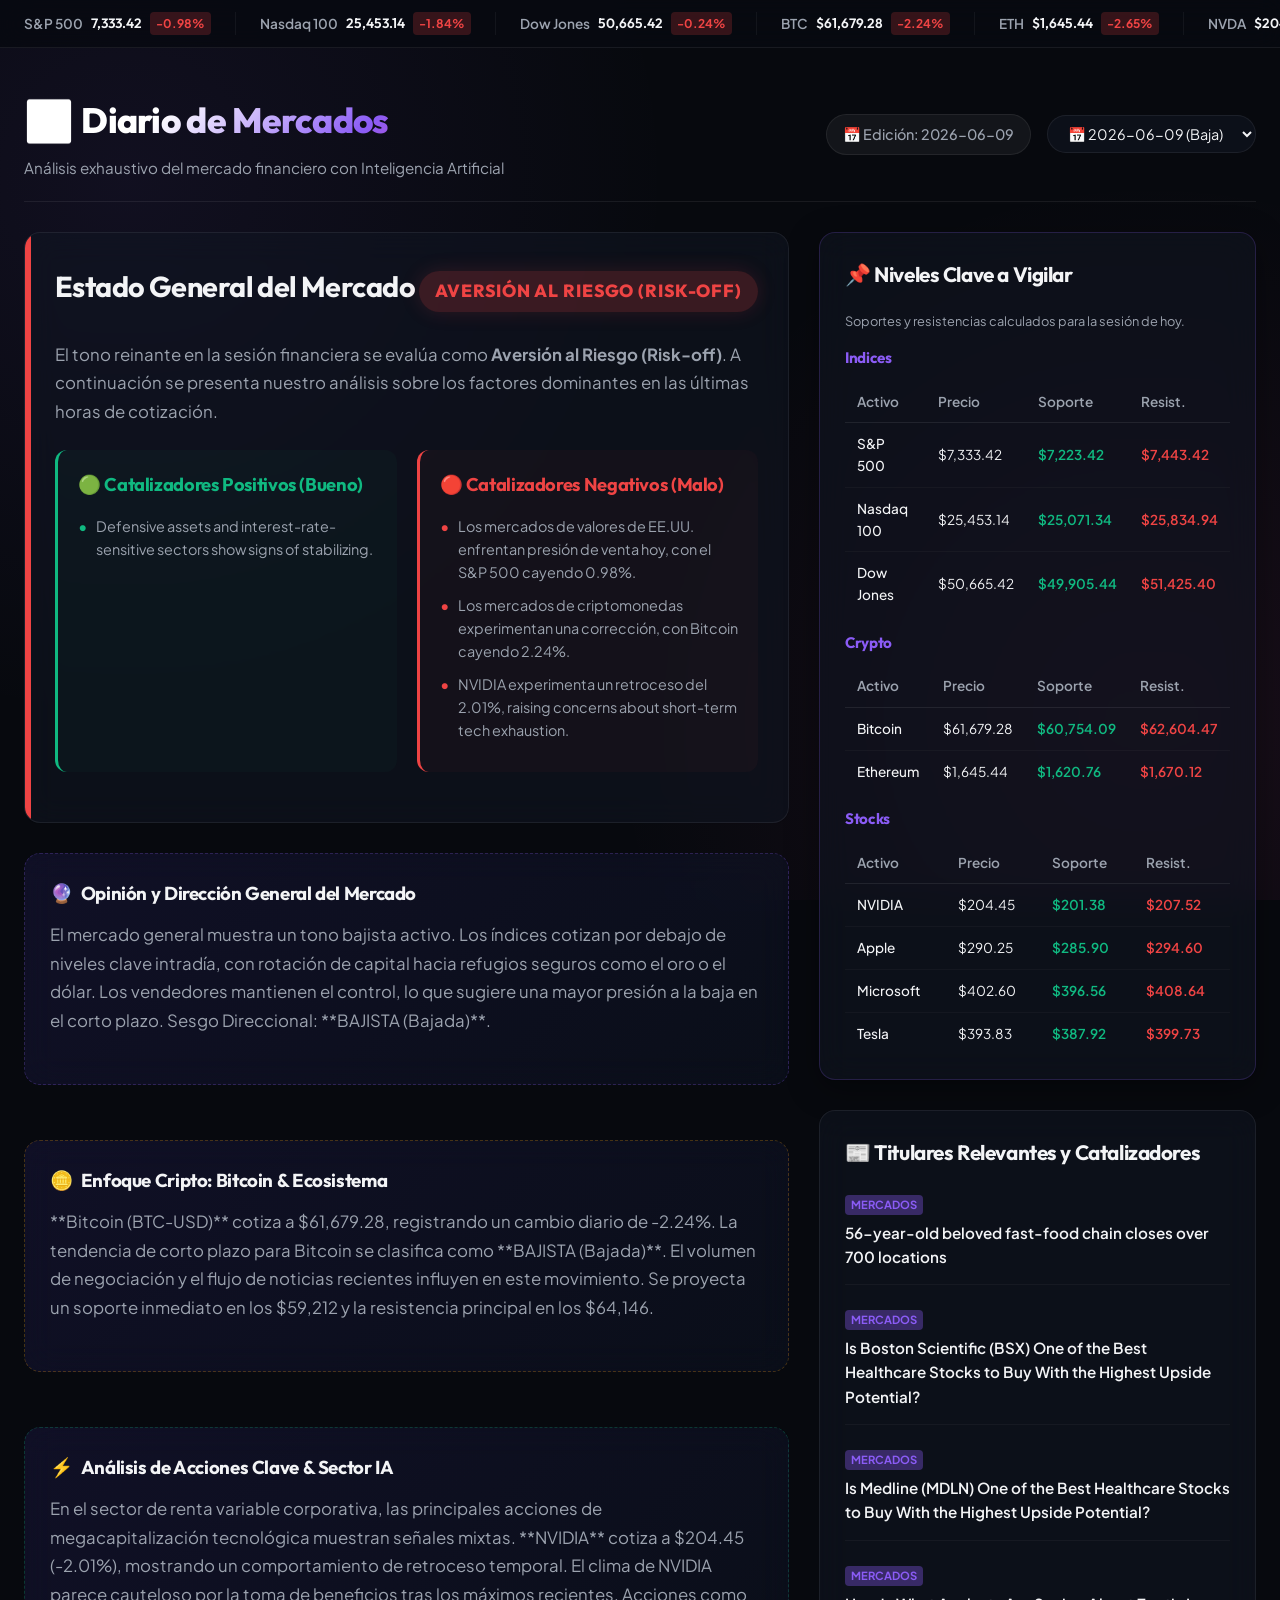
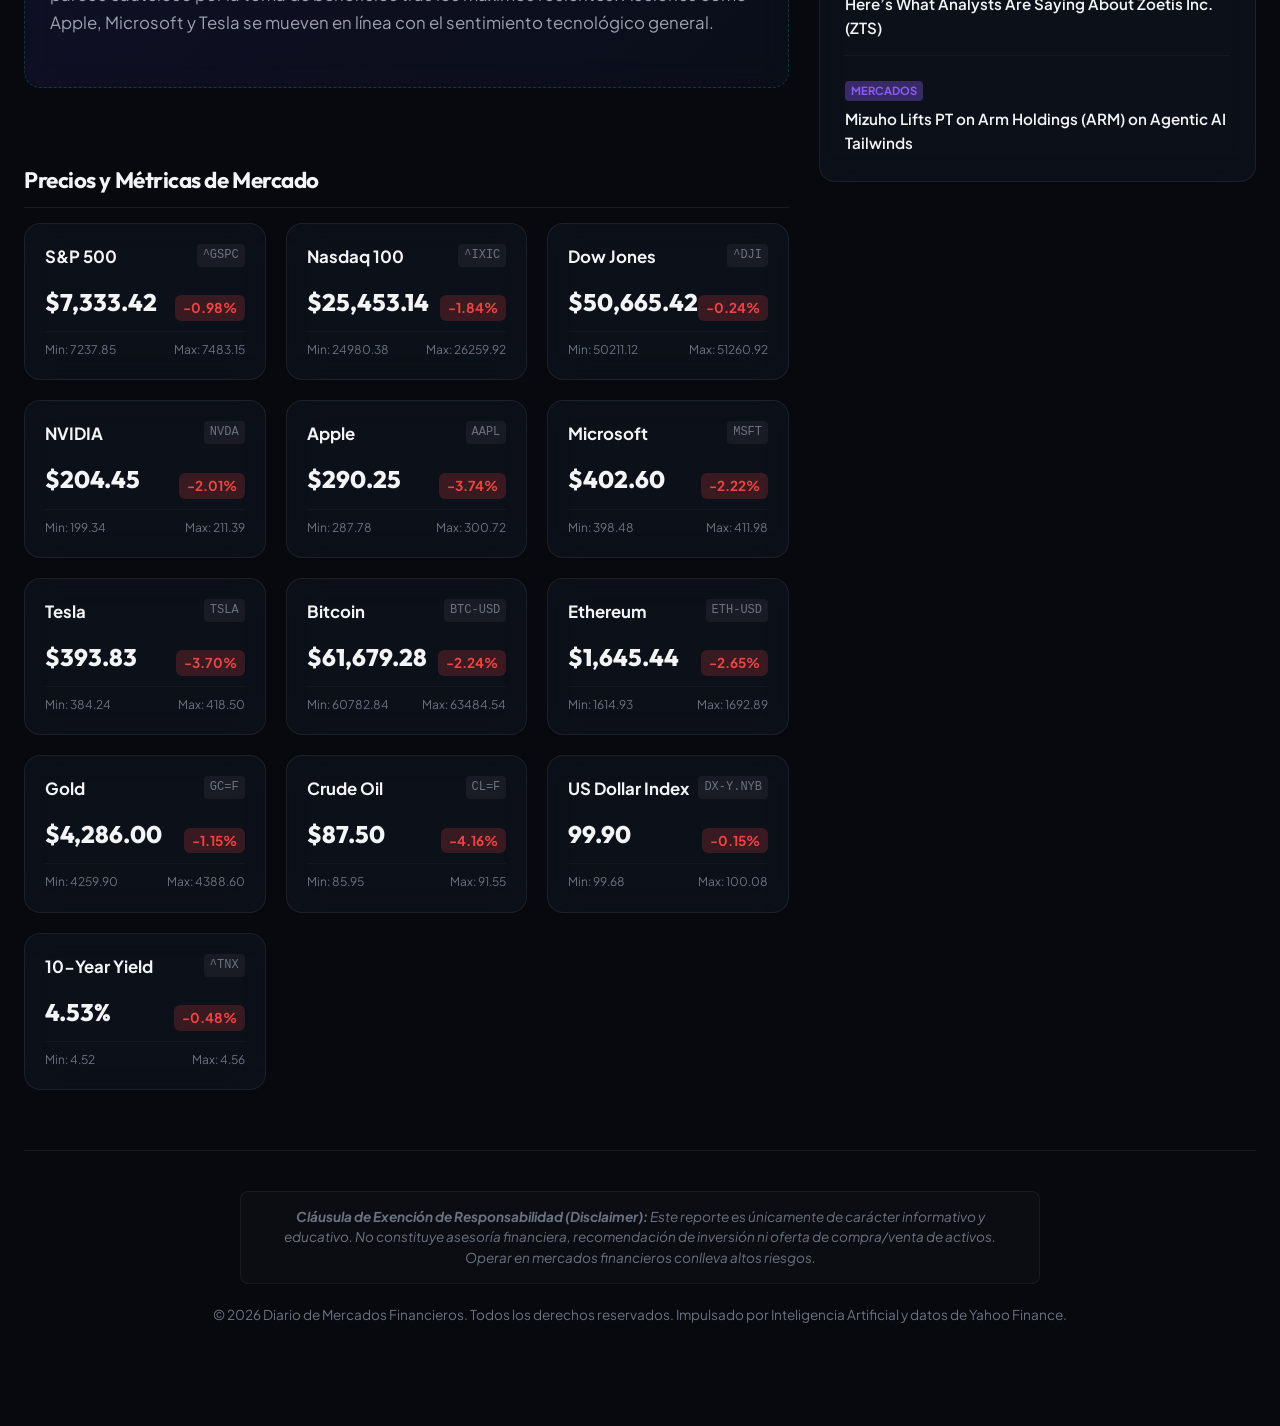
<file: index.html>
<!DOCTYPE html>
<html lang="es">

<head>
    <meta charset="UTF-8">
    <meta name="viewport" content="width=device-width, initial-scale=1.0">
    <meta name="description"
        content="Periódico financiero diario con análisis detallados de acciones (Nvidia), criptomonedas (Bitcoin) y mercados globales.">
    <title>Diario de Mercados Financieros - 2026-06-09</title>

    <!-- CSS Stylesheet -->
    <link rel="stylesheet" href="./app.css">
</head>

<body>

    <!-- Scrolling Ticker Ribbon -->
    <div class="ticker-wrap">
        <div class="ticker">
            <!-- Double the items to make the infinite scroll smooth -->

            <div class="ticker-item">
                <span class="symbol-name">S&P 500</span>
                <span class="price">7,333.42</span>
                <span class="change down">
                    -0.98%
                </span>
            </div>

            <div class="ticker-item">
                <span class="symbol-name">Nasdaq 100</span>
                <span class="price">25,453.14</span>
                <span class="change down">
                    -1.84%
                </span>
            </div>

            <div class="ticker-item">
                <span class="symbol-name">Dow Jones</span>
                <span class="price">50,665.42</span>
                <span class="change down">
                    -0.24%
                </span>
            </div>

            <div class="ticker-item">
                <span class="symbol-name">BTC</span>
                <span class="price">$61,679.28</span>
                <span class="change down">
                    -2.24%
                </span>
            </div>

            <div class="ticker-item">
                <span class="symbol-name">ETH</span>
                <span class="price">$1,645.44</span>
                <span class="change down">
                    -2.65%
                </span>
            </div>

            <div class="ticker-item">
                <span class="symbol-name">NVDA</span>
                <span class="price">$204.45</span>
                <span class="change down">
                    -2.01%
                </span>
            </div>

            <div class="ticker-item">
                <span class="symbol-name">TSLA</span>
                <span class="price">$393.83</span>
                <span class="change down">
                    -3.70%
                </span>
            </div>

            <div class="ticker-item">
                <span class="symbol-name">GOLD</span>
                <span class="price">$4,286.00</span>
                <span class="change down">
                    -1.15%
                </span>
            </div>

            <div class="ticker-item">
                <span class="symbol-name">US10Y</span>
                <span class="price">4.53%</span>
                <span class="change down">
                    -0.48%
                </span>
            </div>


            <div class="ticker-item">
                <span class="symbol-name">S&P 500</span>
                <span class="price">7,333.42</span>
                <span class="change down">
                    -0.98%
                </span>
            </div>

            <div class="ticker-item">
                <span class="symbol-name">Nasdaq 100</span>
                <span class="price">25,453.14</span>
                <span class="change down">
                    -1.84%
                </span>
            </div>

            <div class="ticker-item">
                <span class="symbol-name">Dow Jones</span>
                <span class="price">50,665.42</span>
                <span class="change down">
                    -0.24%
                </span>
            </div>

            <div class="ticker-item">
                <span class="symbol-name">BTC</span>
                <span class="price">$61,679.28</span>
                <span class="change down">
                    -2.24%
                </span>
            </div>

            <div class="ticker-item">
                <span class="symbol-name">ETH</span>
                <span class="price">$1,645.44</span>
                <span class="change down">
                    -2.65%
                </span>
            </div>

            <div class="ticker-item">
                <span class="symbol-name">NVDA</span>
                <span class="price">$204.45</span>
                <span class="change down">
                    -2.01%
                </span>
            </div>

            <div class="ticker-item">
                <span class="symbol-name">TSLA</span>
                <span class="price">$393.83</span>
                <span class="change down">
                    -3.70%
                </span>
            </div>

            <div class="ticker-item">
                <span class="symbol-name">GOLD</span>
                <span class="price">$4,286.00</span>
                <span class="change down">
                    -1.15%
                </span>
            </div>

            <div class="ticker-item">
                <span class="symbol-name">US10Y</span>
                <span class="price">4.53%</span>
                <span class="change down">
                    -0.48%
                </span>
            </div>

        </div>
    </div>

    <div class="container">
        <!-- Header Section -->
        <header>
            <div class="brand">
                <h1>
                    <span style="font-size: 2.5rem;">🌌</span> Diario de Mercados
                </h1>
                <p>Análisis exhaustivo del mercado financiero con Inteligencia Artificial</p>
            </div>
            <div class="meta-controls">
                <div class="date-badge">📅 Edición: 2026-06-09</div>
                <div class="archive-selector">
                    <select id="archive-select">
                        <!-- Populated dynamically by app.js -->
                    </select>
                </div>
            </div>
        </header>

        <!-- Main Dashboard Layout -->
        <div class="dashboard-grid">

            <!-- Left Column: Editorial Opinions & Market Metrics -->
            <div class="editorial-section">

                <!-- Market Sentiment Card -->
                <div class="sentiment-hero glass-panel risk-off hover-shadow">
                    <div class="sentiment-header">
                        <h2 class="editorial-title">Estado General del Mercado</h2>
                        <span class="sentiment-badge-large">Aversión al Riesgo (Risk-off)</span>
                    </div>

                    <p class="editorial-body">
                        El tono reinante en la sesión financiera se evalúa como <strong>Aversión al Riesgo
                            (Risk-off)</strong>.
                        A continuación se presenta nuestro análisis sobre los factores dominantes en las últimas horas
                        de cotización.
                    </p>

                    <!-- Bull & Bear Split Lists -->
                    <div class="bull-bear-container">
                        <!-- Bullish Cases -->
                        <div class="bull-bear-card bull-card">
                            <h3>🟢 Catalizadores Positivos (Bueno)</h3>
                            <ul class="bull-bear-list">

                                <li>Defensive assets and interest-rate-sensitive sectors show signs of stabilizing.</li>

                            </ul>
                        </div>

                        <!-- Bearish Cases -->
                        <div class="bull-bear-card bear-card">
                            <h3>🔴 Catalizadores Negativos (Malo)</h3>
                            <ul class="bull-bear-list">

                                <li>Los mercados de valores de EE.UU. enfrentan presión de venta hoy, con el S&P 500
                                    cayendo 0.98%.</li>

                                <li>Los mercados de criptomonedas experimentan una corrección, con Bitcoin cayendo
                                    2.24%.</li>

                                <li>NVIDIA experimenta un retroceso del 2.01%, raising concerns about short-term tech
                                    exhaustion.</li>

                            </ul>
                        </div>
                    </div>
                </div>

                <!-- AI Market Opinion Section -->
                <div class="opinion-container glass-panel hover-shadow">
                    <h3>
                        <span>🔮</span> Opinión y Dirección General del Mercado
                    </h3>
                    <p class="editorial-body">
                        El mercado general muestra un tono bajista activo. Los índices cotizan por debajo de niveles
                        clave intradía, con rotación de capital hacia refugios seguros como el oro o el dólar. Los
                        vendedores mantienen el control, lo que sugiere una mayor presión a la baja en el corto plazo.
                        Sesgo Direccional: **BAJISTA (Bajada)**.
                    </p>
                </div>

                <!-- Crypto Focus Section (Bitcoin) -->
                <div class="opinion-container glass-panel hover-shadow" style="border-color: rgba(245, 158, 11, 0.25);">
                    <h3>
                        <span>🪙</span> Enfoque Cripto: Bitcoin & Ecosistema
                    </h3>
                    <p class="editorial-body">
                        **Bitcoin (BTC-USD)** cotiza a $61,679.28, registrando un cambio diario de -2.24%. La tendencia
                        de corto plazo para Bitcoin se clasifica como **BAJISTA (Bajada)**. El volumen de negociación y
                        el flujo de noticias recientes influyen en este movimiento. Se proyecta un soporte inmediato en
                        los $59,212 y la resistencia principal en los $64,146.
                    </p>
                </div>

                <!-- Stocks Specific Analysis (Nvidia) -->
                <div class="opinion-container glass-panel hover-shadow" style="border-color: rgba(16, 185, 129, 0.25);">
                    <h3>
                        <span>⚡</span> Análisis de Acciones Clave & Sector IA
                    </h3>
                    <p class="editorial-body">
                        En el sector de renta variable corporativa, las principales acciones de megacapitalización
                        tecnológica muestran señales mixtas. **NVIDIA** cotiza a $204.45 (-2.01%), mostrando un
                        comportamiento de retroceso temporal. El clima de NVIDIA parece cauteloso por la toma de
                        beneficios tras los máximos recientes. Acciones como Apple, Microsoft y Tesla se mueven en línea
                        con el sentimiento tecnológico general.
                    </p>
                </div>

                <!-- Detailed Market Metrics -->
                <div>
                    <h2 class="assets-section-title">Precios y Métricas de Mercado</h2>

                    <div class="asset-cards-grid">




                        <div class="asset-card glass-panel hover-shadow">
                            <div class="asset-header">
                                <span class="asset-name">S&P 500</span>
                                <span class="asset-symbol">^GSPC</span>
                            </div>
                            <div class="asset-price-row">
                                <span class="asset-price">

                                    $7,333.42

                                </span>
                                <span class="asset-change down">
                                    -0.98%
                                </span>
                            </div>
                            <div class="asset-range">
                                <span>Min: 7237.85</span>
                                <span>Max: 7483.15</span>
                            </div>
                        </div>



                        <div class="asset-card glass-panel hover-shadow">
                            <div class="asset-header">
                                <span class="asset-name">Nasdaq 100</span>
                                <span class="asset-symbol">^IXIC</span>
                            </div>
                            <div class="asset-price-row">
                                <span class="asset-price">

                                    $25,453.14

                                </span>
                                <span class="asset-change down">
                                    -1.84%
                                </span>
                            </div>
                            <div class="asset-range">
                                <span>Min: 24980.38</span>
                                <span>Max: 26259.92</span>
                            </div>
                        </div>



                        <div class="asset-card glass-panel hover-shadow">
                            <div class="asset-header">
                                <span class="asset-name">Dow Jones</span>
                                <span class="asset-symbol">^DJI</span>
                            </div>
                            <div class="asset-price-row">
                                <span class="asset-price">

                                    $50,665.42

                                </span>
                                <span class="asset-change down">
                                    -0.24%
                                </span>
                            </div>
                            <div class="asset-range">
                                <span>Min: 50211.12</span>
                                <span>Max: 51260.92</span>
                            </div>
                        </div>







                        <div class="asset-card glass-panel hover-shadow">
                            <div class="asset-header">
                                <span class="asset-name">NVIDIA</span>
                                <span class="asset-symbol">NVDA</span>
                            </div>
                            <div class="asset-price-row">
                                <span class="asset-price">

                                    $204.45

                                </span>
                                <span class="asset-change down">
                                    -2.01%
                                </span>
                            </div>
                            <div class="asset-range">
                                <span>Min: 199.34</span>
                                <span>Max: 211.39</span>
                            </div>
                        </div>



                        <div class="asset-card glass-panel hover-shadow">
                            <div class="asset-header">
                                <span class="asset-name">Apple</span>
                                <span class="asset-symbol">AAPL</span>
                            </div>
                            <div class="asset-price-row">
                                <span class="asset-price">

                                    $290.25

                                </span>
                                <span class="asset-change down">
                                    -3.74%
                                </span>
                            </div>
                            <div class="asset-range">
                                <span>Min: 287.78</span>
                                <span>Max: 300.72</span>
                            </div>
                        </div>



                        <div class="asset-card glass-panel hover-shadow">
                            <div class="asset-header">
                                <span class="asset-name">Microsoft</span>
                                <span class="asset-symbol">MSFT</span>
                            </div>
                            <div class="asset-price-row">
                                <span class="asset-price">

                                    $402.60

                                </span>
                                <span class="asset-change down">
                                    -2.22%
                                </span>
                            </div>
                            <div class="asset-range">
                                <span>Min: 398.48</span>
                                <span>Max: 411.98</span>
                            </div>
                        </div>



                        <div class="asset-card glass-panel hover-shadow">
                            <div class="asset-header">
                                <span class="asset-name">Tesla</span>
                                <span class="asset-symbol">TSLA</span>
                            </div>
                            <div class="asset-price-row">
                                <span class="asset-price">

                                    $393.83

                                </span>
                                <span class="asset-change down">
                                    -3.70%
                                </span>
                            </div>
                            <div class="asset-range">
                                <span>Min: 384.24</span>
                                <span>Max: 418.50</span>
                            </div>
                        </div>







                        <div class="asset-card glass-panel hover-shadow">
                            <div class="asset-header">
                                <span class="asset-name">Bitcoin</span>
                                <span class="asset-symbol">BTC-USD</span>
                            </div>
                            <div class="asset-price-row">
                                <span class="asset-price">

                                    $61,679.28

                                </span>
                                <span class="asset-change down">
                                    -2.24%
                                </span>
                            </div>
                            <div class="asset-range">
                                <span>Min: 60782.84</span>
                                <span>Max: 63484.54</span>
                            </div>
                        </div>



                        <div class="asset-card glass-panel hover-shadow">
                            <div class="asset-header">
                                <span class="asset-name">Ethereum</span>
                                <span class="asset-symbol">ETH-USD</span>
                            </div>
                            <div class="asset-price-row">
                                <span class="asset-price">

                                    $1,645.44

                                </span>
                                <span class="asset-change down">
                                    -2.65%
                                </span>
                            </div>
                            <div class="asset-range">
                                <span>Min: 1614.93</span>
                                <span>Max: 1692.89</span>
                            </div>
                        </div>







                        <div class="asset-card glass-panel hover-shadow">
                            <div class="asset-header">
                                <span class="asset-name">Gold</span>
                                <span class="asset-symbol">GC=F</span>
                            </div>
                            <div class="asset-price-row">
                                <span class="asset-price">

                                    $4,286.00

                                </span>
                                <span class="asset-change down">
                                    -1.15%
                                </span>
                            </div>
                            <div class="asset-range">
                                <span>Min: 4259.90</span>
                                <span>Max: 4388.60</span>
                            </div>
                        </div>



                        <div class="asset-card glass-panel hover-shadow">
                            <div class="asset-header">
                                <span class="asset-name">Crude Oil</span>
                                <span class="asset-symbol">CL=F</span>
                            </div>
                            <div class="asset-price-row">
                                <span class="asset-price">

                                    $87.50

                                </span>
                                <span class="asset-change down">
                                    -4.16%
                                </span>
                            </div>
                            <div class="asset-range">
                                <span>Min: 85.95</span>
                                <span>Max: 91.55</span>
                            </div>
                        </div>







                        <div class="asset-card glass-panel hover-shadow">
                            <div class="asset-header">
                                <span class="asset-name">US Dollar Index</span>
                                <span class="asset-symbol">DX-Y.NYB</span>
                            </div>
                            <div class="asset-price-row">
                                <span class="asset-price">

                                    99.90

                                </span>
                                <span class="asset-change down">
                                    -0.15%
                                </span>
                            </div>
                            <div class="asset-range">
                                <span>Min: 99.68</span>
                                <span>Max: 100.08</span>
                            </div>
                        </div>







                        <div class="asset-card glass-panel hover-shadow">
                            <div class="asset-header">
                                <span class="asset-name">10-Year Yield</span>
                                <span class="asset-symbol">^TNX</span>
                            </div>
                            <div class="asset-price-row">
                                <span class="asset-price">

                                    4.53%

                                </span>
                                <span class="asset-change down">
                                    -0.48%
                                </span>
                            </div>
                            <div class="asset-range">
                                <span>Min: 4.52</span>
                                <span>Max: 4.56</span>
                            </div>
                        </div>






                    </div>
                </div>

            </div>

            <!-- Right Column: News, Calendar and Levels -->
            <div class="sidebar-section">

                <!-- Highlight Levels to Watch -->
                <div class="highlight-panel glass-panel hover-shadow">
                    <h3 class="widget-title">📌 Niveles Clave a Vigilar</h3>
                    <p style="font-size: 0.8rem; color: var(--text-secondary); margin-bottom: 12px;">Soportes y
                        resistencias calculados para la sesión de hoy.</p>


                    <h4 style="font-size: 0.95rem; margin-top: 15px; margin-bottom: 5px; color: var(--primary);">Indices
                    </h4>
                    <table class="levels-table">
                        <thead>
                            <tr>
                                <th>Activo</th>
                                <th>Precio</th>
                                <th class="support">Soporte</th>
                                <th class="resistance">Resist.</th>
                            </tr>
                        </thead>
                        <tbody>

                            <tr>
                                <td style="font-weight: 500;">S&P 500</td>
                                <td>$7,333.42</td>
                                <td class="support">$7,223.42</td>
                                <td class="resistance">$7,443.42</td>
                            </tr>

                            <tr>
                                <td style="font-weight: 500;">Nasdaq 100</td>
                                <td>$25,453.14</td>
                                <td class="support">$25,071.34</td>
                                <td class="resistance">$25,834.94</td>
                            </tr>

                            <tr>
                                <td style="font-weight: 500;">Dow Jones</td>
                                <td>$50,665.42</td>
                                <td class="support">$49,905.44</td>
                                <td class="resistance">$51,425.40</td>
                            </tr>

                        </tbody>
                    </table>

                    <h4 style="font-size: 0.95rem; margin-top: 15px; margin-bottom: 5px; color: var(--primary);">Crypto
                    </h4>
                    <table class="levels-table">
                        <thead>
                            <tr>
                                <th>Activo</th>
                                <th>Precio</th>
                                <th class="support">Soporte</th>
                                <th class="resistance">Resist.</th>
                            </tr>
                        </thead>
                        <tbody>

                            <tr>
                                <td style="font-weight: 500;">Bitcoin</td>
                                <td>$61,679.28</td>
                                <td class="support">$60,754.09</td>
                                <td class="resistance">$62,604.47</td>
                            </tr>

                            <tr>
                                <td style="font-weight: 500;">Ethereum</td>
                                <td>$1,645.44</td>
                                <td class="support">$1,620.76</td>
                                <td class="resistance">$1,670.12</td>
                            </tr>

                        </tbody>
                    </table>

                    <h4 style="font-size: 0.95rem; margin-top: 15px; margin-bottom: 5px; color: var(--primary);">Stocks
                    </h4>
                    <table class="levels-table">
                        <thead>
                            <tr>
                                <th>Activo</th>
                                <th>Precio</th>
                                <th class="support">Soporte</th>
                                <th class="resistance">Resist.</th>
                            </tr>
                        </thead>
                        <tbody>

                            <tr>
                                <td style="font-weight: 500;">NVIDIA</td>
                                <td>$204.45</td>
                                <td class="support">$201.38</td>
                                <td class="resistance">$207.52</td>
                            </tr>

                            <tr>
                                <td style="font-weight: 500;">Apple</td>
                                <td>$290.25</td>
                                <td class="support">$285.90</td>
                                <td class="resistance">$294.60</td>
                            </tr>

                            <tr>
                                <td style="font-weight: 500;">Microsoft</td>
                                <td>$402.60</td>
                                <td class="support">$396.56</td>
                                <td class="resistance">$408.64</td>
                            </tr>

                            <tr>
                                <td style="font-weight: 500;">Tesla</td>
                                <td>$393.83</td>
                                <td class="support">$387.92</td>
                                <td class="resistance">$399.73</td>
                            </tr>

                        </tbody>
                    </table>

                </div>

                <!-- Latest News Headlines Widget -->
                <div class="news-widget glass-panel hover-shadow">
                    <h3 class="widget-title">📰 Titulares Relevantes y Catalizadores</h3>
                    <div class="news-list">

                        <div class="news-item">
                            <span class="news-source-badge">Mercados</span>
                            <a href="https://finance.yahoo.com/economy/articles/56-old-beloved-fast-food-005500959.html"
                                target="_blank" class="news-title-link">56-year-old beloved fast-food chain closes over
                                700 locations</a>

                        </div>

                        <div class="news-item">
                            <span class="news-source-badge">Mercados</span>
                            <a href="https://finance.yahoo.com/sectors/healthcare/articles/boston-scientific-bsx-one-best-172607160.html"
                                target="_blank" class="news-title-link">Is Boston Scientific (BSX) One of the Best
                                Healthcare Stocks to Buy With the Highest Upside Potential?</a>

                        </div>

                        <div class="news-item">
                            <span class="news-source-badge">Mercados</span>
                            <a href="https://finance.yahoo.com/markets/stocks/articles/medline-mdln-one-best-healthcare-172601419.html"
                                target="_blank" class="news-title-link">Is Medline (MDLN) One of the Best Healthcare
                                Stocks to Buy With the Highest Upside Potential?</a>

                        </div>

                        <div class="news-item">
                            <span class="news-source-badge">Mercados</span>
                            <a href="https://finance.yahoo.com/sectors/healthcare/articles/analysts-saying-zoetis-inc-zts-172552975.html"
                                target="_blank" class="news-title-link">Here’s What Analysts Are Saying About Zoetis
                                Inc. (ZTS)</a>

                        </div>

                        <div class="news-item">
                            <span class="news-source-badge">Mercados</span>
                            <a href="https://finance.yahoo.com/markets/stocks/articles/mizuho-lifts-pt-arm-holdings-172537513.html"
                                target="_blank" class="news-title-link">Mizuho Lifts PT on Arm Holdings (ARM) on Agentic
                                AI Tailwinds</a>

                        </div>



                    </div>
                </div>

            </div>

        </div>

        <!-- Footer Section -->
        <footer>
            <div class="disclaimer-box">
                <strong>Cláusula de Exención de Responsabilidad (Disclaimer):</strong> Este reporte es únicamente de
                carácter informativo y educativo. No constituye asesoría financiera, recomendación de inversión ni
                oferta de compra/venta de activos. Operar en mercados financieros conlleva altos riesgos.
            </div>
            <p>© 2026 Diario de Mercados Financieros. Todos los derechos reservados. Impulsado por Inteligencia
                Artificial y datos de Yahoo Finance.</p>
        </footer>
    </div>

    <!-- Script loader -->
    <script src="./app.js"></script>
</body>

</html>
</file>
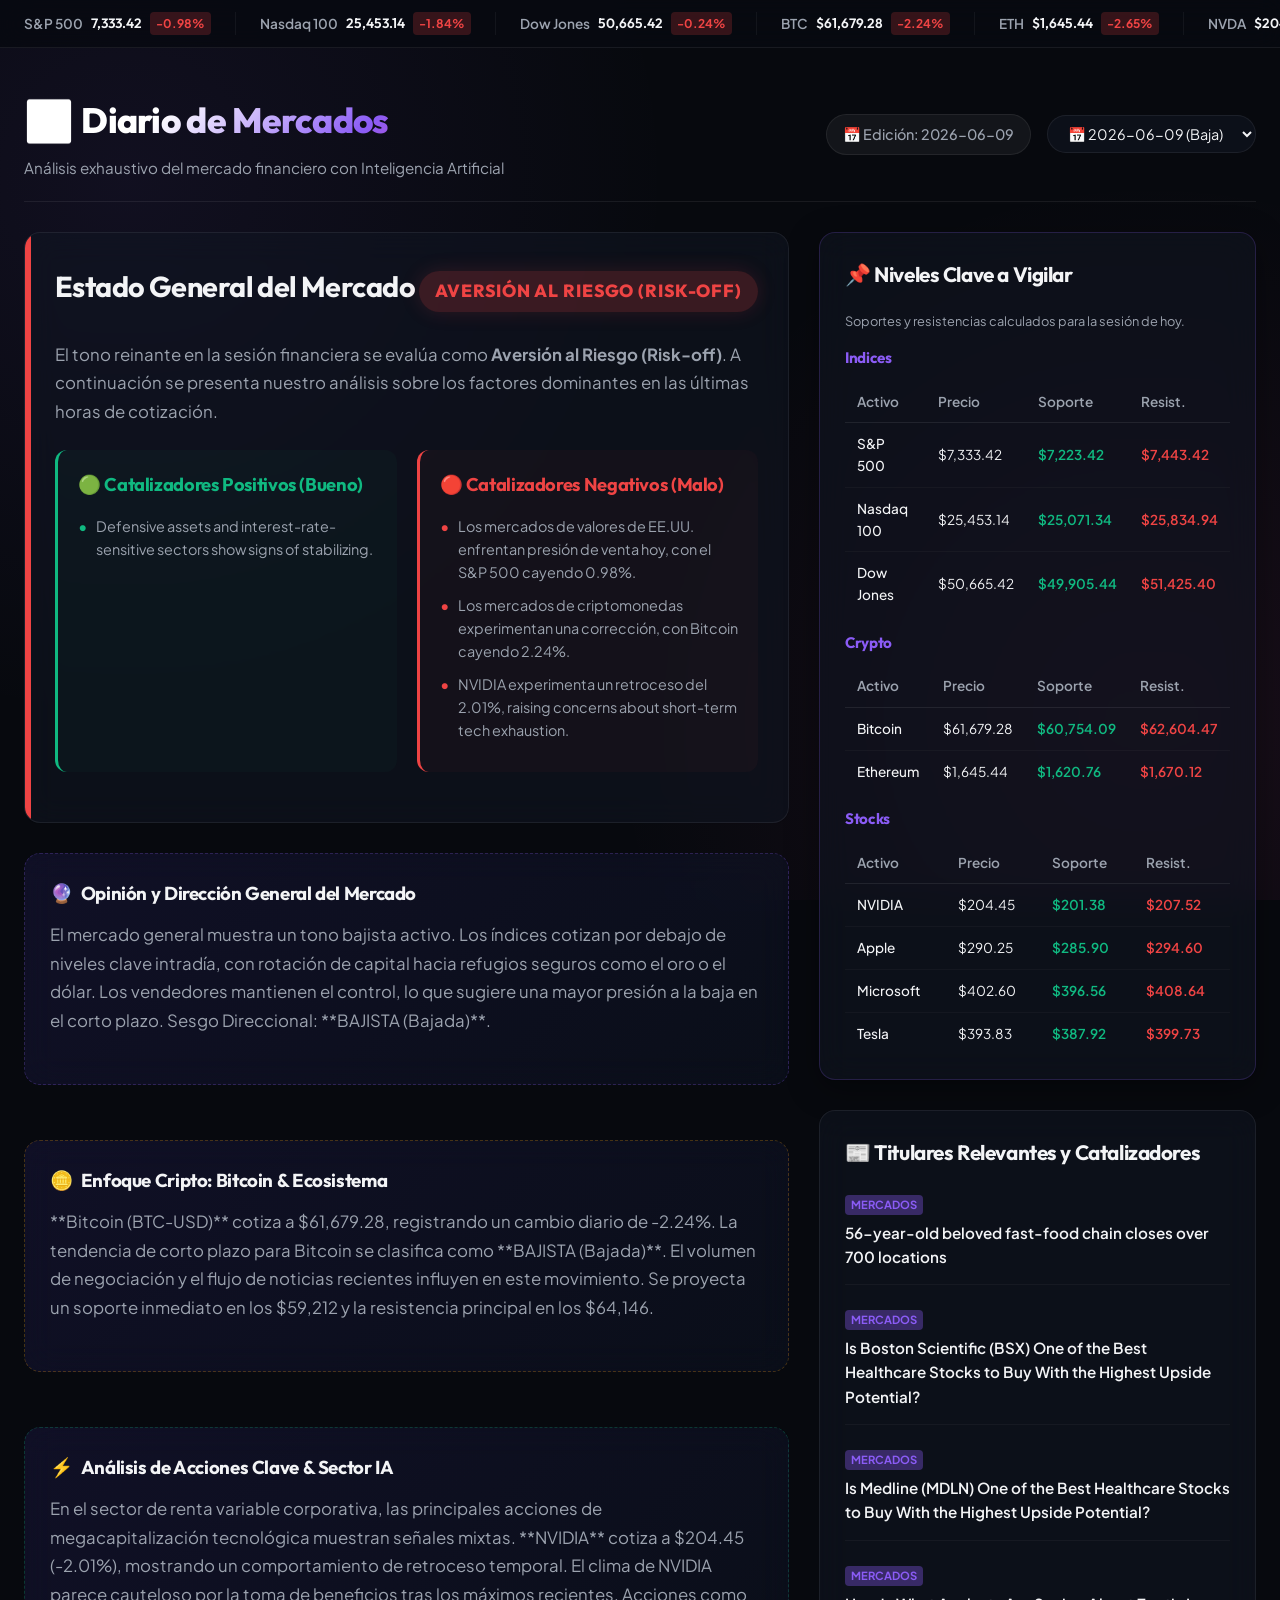
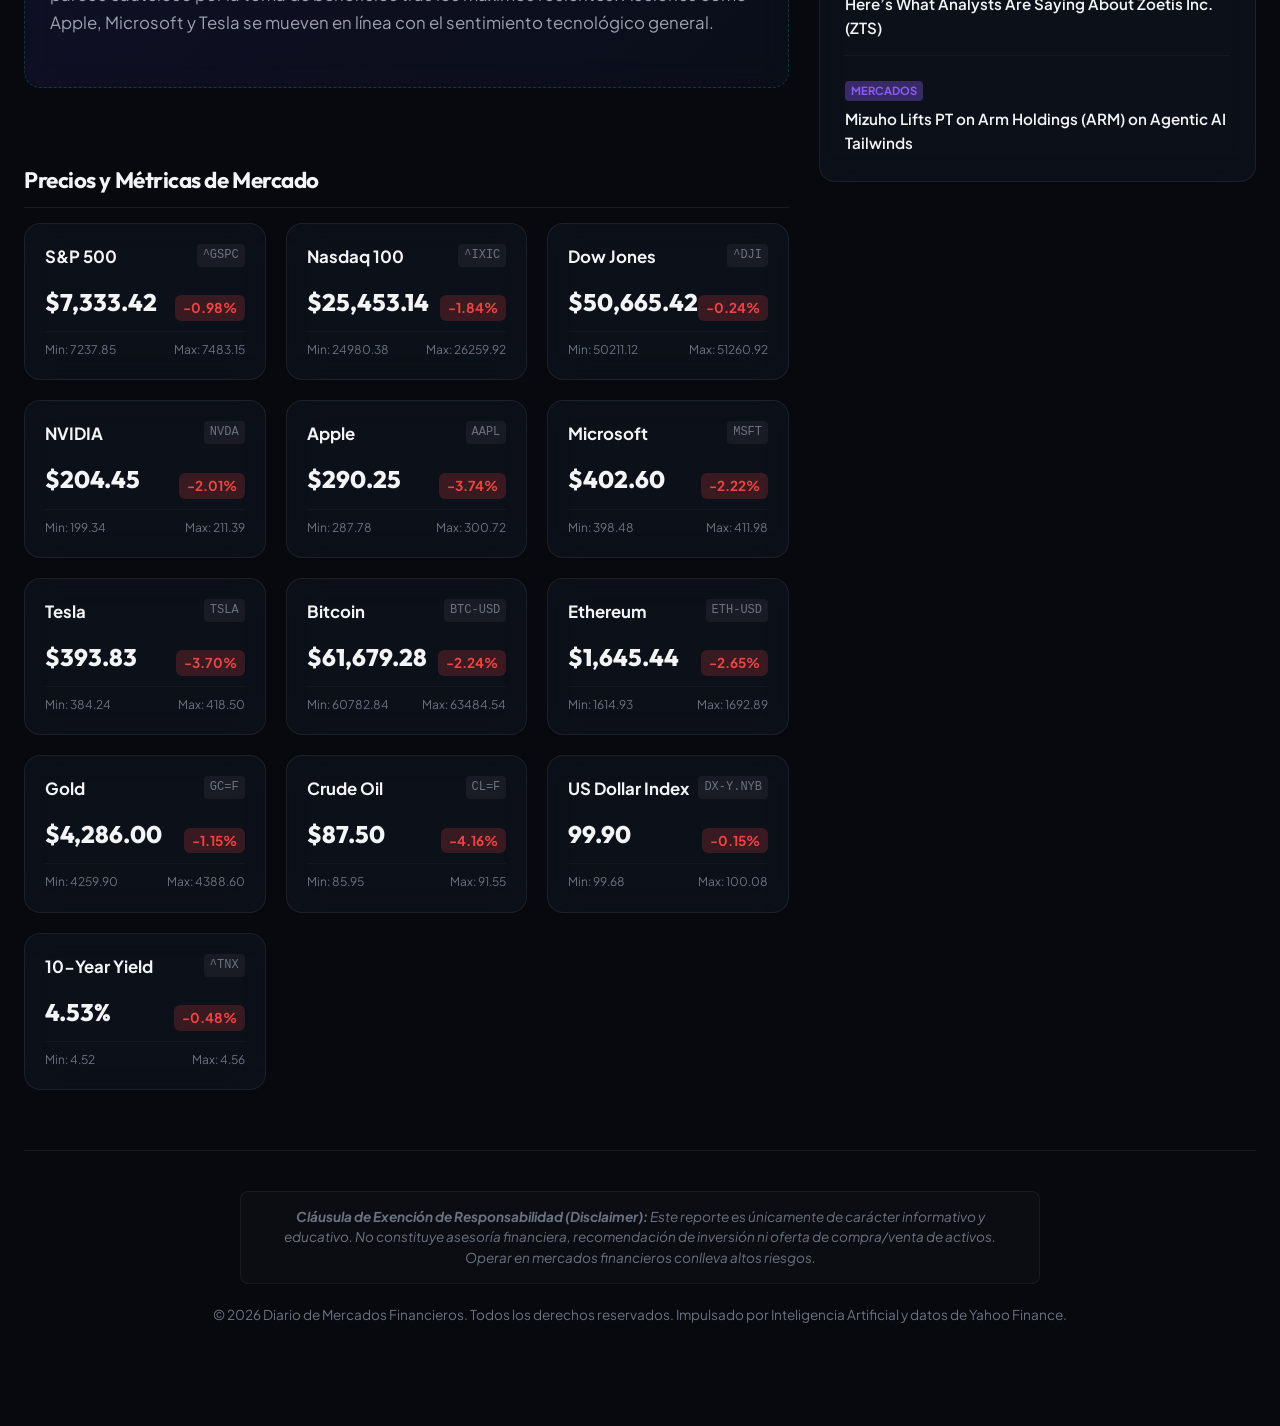
<file: reports/2026-06-09.html>
<!DOCTYPE html>
<html lang="es">
<head>
    <meta charset="UTF-8">
    <meta name="viewport" content="width=device-width, initial-scale=1.0">
    <meta name="description" content="Periódico financiero diario con análisis detallados de acciones (Nvidia), criptomonedas (Bitcoin) y mercados globales.">
    <title>Diario de Mercados Financieros - 2026-06-09</title>
    
    <!-- CSS Stylesheet -->
    <link rel="stylesheet" href="../app.css">
</head>
<body>

    <!-- Scrolling Ticker Ribbon -->
    <div class="ticker-wrap">
        <div class="ticker">
            <!-- Double the items to make the infinite scroll smooth -->
            
            <div class="ticker-item">
                <span class="symbol-name">S&P 500</span>
                <span class="price">7,333.42</span>
                <span class="change down">
                    -0.98%
                </span>
            </div>
            
            <div class="ticker-item">
                <span class="symbol-name">Nasdaq 100</span>
                <span class="price">25,453.14</span>
                <span class="change down">
                    -1.84%
                </span>
            </div>
            
            <div class="ticker-item">
                <span class="symbol-name">Dow Jones</span>
                <span class="price">50,665.42</span>
                <span class="change down">
                    -0.24%
                </span>
            </div>
            
            <div class="ticker-item">
                <span class="symbol-name">BTC</span>
                <span class="price">$61,679.28</span>
                <span class="change down">
                    -2.24%
                </span>
            </div>
            
            <div class="ticker-item">
                <span class="symbol-name">ETH</span>
                <span class="price">$1,645.44</span>
                <span class="change down">
                    -2.65%
                </span>
            </div>
            
            <div class="ticker-item">
                <span class="symbol-name">NVDA</span>
                <span class="price">$204.45</span>
                <span class="change down">
                    -2.01%
                </span>
            </div>
            
            <div class="ticker-item">
                <span class="symbol-name">TSLA</span>
                <span class="price">$393.83</span>
                <span class="change down">
                    -3.70%
                </span>
            </div>
            
            <div class="ticker-item">
                <span class="symbol-name">GOLD</span>
                <span class="price">$4,286.00</span>
                <span class="change down">
                    -1.15%
                </span>
            </div>
            
            <div class="ticker-item">
                <span class="symbol-name">US10Y</span>
                <span class="price">4.53%</span>
                <span class="change down">
                    -0.48%
                </span>
            </div>
            
            
            <div class="ticker-item">
                <span class="symbol-name">S&P 500</span>
                <span class="price">7,333.42</span>
                <span class="change down">
                    -0.98%
                </span>
            </div>
            
            <div class="ticker-item">
                <span class="symbol-name">Nasdaq 100</span>
                <span class="price">25,453.14</span>
                <span class="change down">
                    -1.84%
                </span>
            </div>
            
            <div class="ticker-item">
                <span class="symbol-name">Dow Jones</span>
                <span class="price">50,665.42</span>
                <span class="change down">
                    -0.24%
                </span>
            </div>
            
            <div class="ticker-item">
                <span class="symbol-name">BTC</span>
                <span class="price">$61,679.28</span>
                <span class="change down">
                    -2.24%
                </span>
            </div>
            
            <div class="ticker-item">
                <span class="symbol-name">ETH</span>
                <span class="price">$1,645.44</span>
                <span class="change down">
                    -2.65%
                </span>
            </div>
            
            <div class="ticker-item">
                <span class="symbol-name">NVDA</span>
                <span class="price">$204.45</span>
                <span class="change down">
                    -2.01%
                </span>
            </div>
            
            <div class="ticker-item">
                <span class="symbol-name">TSLA</span>
                <span class="price">$393.83</span>
                <span class="change down">
                    -3.70%
                </span>
            </div>
            
            <div class="ticker-item">
                <span class="symbol-name">GOLD</span>
                <span class="price">$4,286.00</span>
                <span class="change down">
                    -1.15%
                </span>
            </div>
            
            <div class="ticker-item">
                <span class="symbol-name">US10Y</span>
                <span class="price">4.53%</span>
                <span class="change down">
                    -0.48%
                </span>
            </div>
            
        </div>
    </div>

    <div class="container">
        <!-- Header Section -->
        <header>
            <div class="brand">
                <h1>
                    <span style="font-size: 2.5rem;">🌌</span> Diario de Mercados
                </h1>
                <p>Análisis exhaustivo del mercado financiero con Inteligencia Artificial</p>
            </div>
            <div class="meta-controls">
                <div class="date-badge">📅 Edición: 2026-06-09</div>
                <div class="archive-selector">
                    <select id="archive-select">
                        <!-- Populated dynamically by app.js -->
                    </select>
                </div>
            </div>
        </header>

        <!-- Main Dashboard Layout -->
        <div class="dashboard-grid">
            
            <!-- Left Column: Editorial Opinions & Market Metrics -->
            <div class="editorial-section">
                
                <!-- Market Sentiment Card -->
                <div class="sentiment-hero glass-panel risk-off hover-shadow">
                    <div class="sentiment-header">
                        <h2 class="editorial-title">Estado General del Mercado</h2>
                        <span class="sentiment-badge-large">Aversión al Riesgo (Risk-off)</span>
                    </div>
                    
                    <p class="editorial-body">
                        El tono reinante en la sesión financiera se evalúa como <strong>Aversión al Riesgo (Risk-off)</strong>. 
                        A continuación se presenta nuestro análisis sobre los factores dominantes en las últimas horas de cotización.
                    </p>
                    
                    <!-- Bull & Bear Split Lists -->
                    <div class="bull-bear-container">
                        <!-- Bullish Cases -->
                        <div class="bull-bear-card bull-card">
                            <h3>🟢 Catalizadores Positivos (Bueno)</h3>
                            <ul class="bull-bear-list">
                                
                                <li>Defensive assets and interest-rate-sensitive sectors show signs of stabilizing.</li>
                                
                            </ul>
                        </div>
                        
                        <!-- Bearish Cases -->
                        <div class="bull-bear-card bear-card">
                            <h3>🔴 Catalizadores Negativos (Malo)</h3>
                            <ul class="bull-bear-list">
                                
                                <li>Los mercados de valores de EE.UU. enfrentan presión de venta hoy, con el S&P 500 cayendo 0.98%.</li>
                                
                                <li>Los mercados de criptomonedas experimentan una corrección, con Bitcoin cayendo 2.24%.</li>
                                
                                <li>NVIDIA experimenta un retroceso del 2.01%, raising concerns about short-term tech exhaustion.</li>
                                
                            </ul>
                        </div>
                    </div>
                </div>

                <!-- AI Market Opinion Section -->
                <div class="opinion-container glass-panel hover-shadow">
                    <h3>
                        <span>🔮</span> Opinión y Dirección General del Mercado
                    </h3>
                    <p class="editorial-body">
                        El mercado general muestra un tono bajista activo. Los índices cotizan por debajo de niveles clave intradía, con rotación de capital hacia refugios seguros como el oro o el dólar. Los vendedores mantienen el control, lo que sugiere una mayor presión a la baja en el corto plazo. Sesgo Direccional: **BAJISTA (Bajada)**.
                    </p>
                </div>

                <!-- Crypto Focus Section (Bitcoin) -->
                <div class="opinion-container glass-panel hover-shadow" style="border-color: rgba(245, 158, 11, 0.25);">
                    <h3>
                        <span>🪙</span> Enfoque Cripto: Bitcoin & Ecosistema
                    </h3>
                    <p class="editorial-body">
                        **Bitcoin (BTC-USD)** cotiza a $61,679.28, registrando un cambio diario de -2.24%. La tendencia de corto plazo para Bitcoin se clasifica como **BAJISTA (Bajada)**. El volumen de negociación y el flujo de noticias recientes influyen en este movimiento. Se proyecta un soporte inmediato en los $59,212 y la resistencia principal en los $64,146.
                    </p>
                </div>

                <!-- Stocks Specific Analysis (Nvidia) -->
                <div class="opinion-container glass-panel hover-shadow" style="border-color: rgba(16, 185, 129, 0.25);">
                    <h3>
                        <span>⚡</span> Análisis de Acciones Clave & Sector IA
                    </h3>
                    <p class="editorial-body">
                        En el sector de renta variable corporativa, las principales acciones de megacapitalización tecnológica muestran señales mixtas. **NVIDIA** cotiza a $204.45 (-2.01%), mostrando un comportamiento de retroceso temporal. El clima de NVIDIA parece cauteloso por la toma de beneficios tras los máximos recientes. Acciones como Apple, Microsoft y Tesla se mueven en línea con el sentimiento tecnológico general.
                    </p>
                </div>

                <!-- Detailed Market Metrics -->
                <div>
                    <h2 class="assets-section-title">Precios y Métricas de Mercado</h2>
                    
                    <div class="asset-cards-grid">
                        
                            
                                
                                
                                <div class="asset-card glass-panel hover-shadow">
                                    <div class="asset-header">
                                        <span class="asset-name">S&P 500</span>
                                        <span class="asset-symbol">^GSPC</span>
                                    </div>
                                    <div class="asset-price-row">
                                        <span class="asset-price">
                                            
                                                $7,333.42
                                            
                                        </span>
                                        <span class="asset-change down">
                                            -0.98%
                                        </span>
                                    </div>
                                    <div class="asset-range">
                                        <span>Min: 7237.85</span>
                                        <span>Max: 7483.15</span>
                                    </div>
                                </div>
                                
                                
                                
                                <div class="asset-card glass-panel hover-shadow">
                                    <div class="asset-header">
                                        <span class="asset-name">Nasdaq 100</span>
                                        <span class="asset-symbol">^IXIC</span>
                                    </div>
                                    <div class="asset-price-row">
                                        <span class="asset-price">
                                            
                                                $25,453.14
                                            
                                        </span>
                                        <span class="asset-change down">
                                            -1.84%
                                        </span>
                                    </div>
                                    <div class="asset-range">
                                        <span>Min: 24980.38</span>
                                        <span>Max: 26259.92</span>
                                    </div>
                                </div>
                                
                                
                                
                                <div class="asset-card glass-panel hover-shadow">
                                    <div class="asset-header">
                                        <span class="asset-name">Dow Jones</span>
                                        <span class="asset-symbol">^DJI</span>
                                    </div>
                                    <div class="asset-price-row">
                                        <span class="asset-price">
                                            
                                                $50,665.42
                                            
                                        </span>
                                        <span class="asset-change down">
                                            -0.24%
                                        </span>
                                    </div>
                                    <div class="asset-range">
                                        <span>Min: 50211.12</span>
                                        <span>Max: 51260.92</span>
                                    </div>
                                </div>
                                
                                
                            
                        
                            
                                
                                
                                <div class="asset-card glass-panel hover-shadow">
                                    <div class="asset-header">
                                        <span class="asset-name">NVIDIA</span>
                                        <span class="asset-symbol">NVDA</span>
                                    </div>
                                    <div class="asset-price-row">
                                        <span class="asset-price">
                                            
                                                $204.45
                                            
                                        </span>
                                        <span class="asset-change down">
                                            -2.01%
                                        </span>
                                    </div>
                                    <div class="asset-range">
                                        <span>Min: 199.34</span>
                                        <span>Max: 211.39</span>
                                    </div>
                                </div>
                                
                                
                                
                                <div class="asset-card glass-panel hover-shadow">
                                    <div class="asset-header">
                                        <span class="asset-name">Apple</span>
                                        <span class="asset-symbol">AAPL</span>
                                    </div>
                                    <div class="asset-price-row">
                                        <span class="asset-price">
                                            
                                                $290.25
                                            
                                        </span>
                                        <span class="asset-change down">
                                            -3.74%
                                        </span>
                                    </div>
                                    <div class="asset-range">
                                        <span>Min: 287.78</span>
                                        <span>Max: 300.72</span>
                                    </div>
                                </div>
                                
                                
                                
                                <div class="asset-card glass-panel hover-shadow">
                                    <div class="asset-header">
                                        <span class="asset-name">Microsoft</span>
                                        <span class="asset-symbol">MSFT</span>
                                    </div>
                                    <div class="asset-price-row">
                                        <span class="asset-price">
                                            
                                                $402.60
                                            
                                        </span>
                                        <span class="asset-change down">
                                            -2.22%
                                        </span>
                                    </div>
                                    <div class="asset-range">
                                        <span>Min: 398.48</span>
                                        <span>Max: 411.98</span>
                                    </div>
                                </div>
                                
                                
                                
                                <div class="asset-card glass-panel hover-shadow">
                                    <div class="asset-header">
                                        <span class="asset-name">Tesla</span>
                                        <span class="asset-symbol">TSLA</span>
                                    </div>
                                    <div class="asset-price-row">
                                        <span class="asset-price">
                                            
                                                $393.83
                                            
                                        </span>
                                        <span class="asset-change down">
                                            -3.70%
                                        </span>
                                    </div>
                                    <div class="asset-range">
                                        <span>Min: 384.24</span>
                                        <span>Max: 418.50</span>
                                    </div>
                                </div>
                                
                                
                            
                        
                            
                                
                                
                                <div class="asset-card glass-panel hover-shadow">
                                    <div class="asset-header">
                                        <span class="asset-name">Bitcoin</span>
                                        <span class="asset-symbol">BTC-USD</span>
                                    </div>
                                    <div class="asset-price-row">
                                        <span class="asset-price">
                                            
                                                $61,679.28
                                            
                                        </span>
                                        <span class="asset-change down">
                                            -2.24%
                                        </span>
                                    </div>
                                    <div class="asset-range">
                                        <span>Min: 60782.84</span>
                                        <span>Max: 63484.54</span>
                                    </div>
                                </div>
                                
                                
                                
                                <div class="asset-card glass-panel hover-shadow">
                                    <div class="asset-header">
                                        <span class="asset-name">Ethereum</span>
                                        <span class="asset-symbol">ETH-USD</span>
                                    </div>
                                    <div class="asset-price-row">
                                        <span class="asset-price">
                                            
                                                $1,645.44
                                            
                                        </span>
                                        <span class="asset-change down">
                                            -2.65%
                                        </span>
                                    </div>
                                    <div class="asset-range">
                                        <span>Min: 1614.93</span>
                                        <span>Max: 1692.89</span>
                                    </div>
                                </div>
                                
                                
                            
                        
                            
                                
                                
                                <div class="asset-card glass-panel hover-shadow">
                                    <div class="asset-header">
                                        <span class="asset-name">Gold</span>
                                        <span class="asset-symbol">GC=F</span>
                                    </div>
                                    <div class="asset-price-row">
                                        <span class="asset-price">
                                            
                                                $4,286.00
                                            
                                        </span>
                                        <span class="asset-change down">
                                            -1.15%
                                        </span>
                                    </div>
                                    <div class="asset-range">
                                        <span>Min: 4259.90</span>
                                        <span>Max: 4388.60</span>
                                    </div>
                                </div>
                                
                                
                                
                                <div class="asset-card glass-panel hover-shadow">
                                    <div class="asset-header">
                                        <span class="asset-name">Crude Oil</span>
                                        <span class="asset-symbol">CL=F</span>
                                    </div>
                                    <div class="asset-price-row">
                                        <span class="asset-price">
                                            
                                                $87.50
                                            
                                        </span>
                                        <span class="asset-change down">
                                            -4.16%
                                        </span>
                                    </div>
                                    <div class="asset-range">
                                        <span>Min: 85.95</span>
                                        <span>Max: 91.55</span>
                                    </div>
                                </div>
                                
                                
                            
                        
                            
                                
                                
                                <div class="asset-card glass-panel hover-shadow">
                                    <div class="asset-header">
                                        <span class="asset-name">US Dollar Index</span>
                                        <span class="asset-symbol">DX-Y.NYB</span>
                                    </div>
                                    <div class="asset-price-row">
                                        <span class="asset-price">
                                            
                                                99.90
                                            
                                        </span>
                                        <span class="asset-change down">
                                            -0.15%
                                        </span>
                                    </div>
                                    <div class="asset-range">
                                        <span>Min: 99.68</span>
                                        <span>Max: 100.08</span>
                                    </div>
                                </div>
                                
                                
                            
                        
                            
                                
                                
                                <div class="asset-card glass-panel hover-shadow">
                                    <div class="asset-header">
                                        <span class="asset-name">10-Year Yield</span>
                                        <span class="asset-symbol">^TNX</span>
                                    </div>
                                    <div class="asset-price-row">
                                        <span class="asset-price">
                                            
                                                4.53%
                                            
                                        </span>
                                        <span class="asset-change down">
                                            -0.48%
                                        </span>
                                    </div>
                                    <div class="asset-range">
                                        <span>Min: 4.52</span>
                                        <span>Max: 4.56</span>
                                    </div>
                                </div>
                                
                                
                            
                        
                            
                        
                    </div>
                </div>

            </div>

            <!-- Right Column: News, Calendar and Levels -->
            <div class="sidebar-section">
                
                <!-- Highlight Levels to Watch -->
                <div class="highlight-panel glass-panel hover-shadow">
                    <h3 class="widget-title">📌 Niveles Clave a Vigilar</h3>
                    <p style="font-size: 0.8rem; color: var(--text-secondary); margin-bottom: 12px;">Soportes y resistencias calculados para la sesión de hoy.</p>
                    
                    
                    <h4 style="font-size: 0.95rem; margin-top: 15px; margin-bottom: 5px; color: var(--primary);">Indices</h4>
                    <table class="levels-table">
                        <thead>
                            <tr>
                                <th>Activo</th>
                                <th>Precio</th>
                                <th class="support">Soporte</th>
                                <th class="resistance">Resist.</th>
                            </tr>
                        </thead>
                        <tbody>
                            
                            <tr>
                                <td style="font-weight: 500;">S&P 500</td>
                                <td>$7,333.42</td>
                                <td class="support">$7,223.42</td>
                                <td class="resistance">$7,443.42</td>
                            </tr>
                            
                            <tr>
                                <td style="font-weight: 500;">Nasdaq 100</td>
                                <td>$25,453.14</td>
                                <td class="support">$25,071.34</td>
                                <td class="resistance">$25,834.94</td>
                            </tr>
                            
                            <tr>
                                <td style="font-weight: 500;">Dow Jones</td>
                                <td>$50,665.42</td>
                                <td class="support">$49,905.44</td>
                                <td class="resistance">$51,425.40</td>
                            </tr>
                            
                        </tbody>
                    </table>
                    
                    <h4 style="font-size: 0.95rem; margin-top: 15px; margin-bottom: 5px; color: var(--primary);">Crypto</h4>
                    <table class="levels-table">
                        <thead>
                            <tr>
                                <th>Activo</th>
                                <th>Precio</th>
                                <th class="support">Soporte</th>
                                <th class="resistance">Resist.</th>
                            </tr>
                        </thead>
                        <tbody>
                            
                            <tr>
                                <td style="font-weight: 500;">Bitcoin</td>
                                <td>$61,679.28</td>
                                <td class="support">$60,754.09</td>
                                <td class="resistance">$62,604.47</td>
                            </tr>
                            
                            <tr>
                                <td style="font-weight: 500;">Ethereum</td>
                                <td>$1,645.44</td>
                                <td class="support">$1,620.76</td>
                                <td class="resistance">$1,670.12</td>
                            </tr>
                            
                        </tbody>
                    </table>
                    
                    <h4 style="font-size: 0.95rem; margin-top: 15px; margin-bottom: 5px; color: var(--primary);">Stocks</h4>
                    <table class="levels-table">
                        <thead>
                            <tr>
                                <th>Activo</th>
                                <th>Precio</th>
                                <th class="support">Soporte</th>
                                <th class="resistance">Resist.</th>
                            </tr>
                        </thead>
                        <tbody>
                            
                            <tr>
                                <td style="font-weight: 500;">NVIDIA</td>
                                <td>$204.45</td>
                                <td class="support">$201.38</td>
                                <td class="resistance">$207.52</td>
                            </tr>
                            
                            <tr>
                                <td style="font-weight: 500;">Apple</td>
                                <td>$290.25</td>
                                <td class="support">$285.90</td>
                                <td class="resistance">$294.60</td>
                            </tr>
                            
                            <tr>
                                <td style="font-weight: 500;">Microsoft</td>
                                <td>$402.60</td>
                                <td class="support">$396.56</td>
                                <td class="resistance">$408.64</td>
                            </tr>
                            
                            <tr>
                                <td style="font-weight: 500;">Tesla</td>
                                <td>$393.83</td>
                                <td class="support">$387.92</td>
                                <td class="resistance">$399.73</td>
                            </tr>
                            
                        </tbody>
                    </table>
                    
                </div>

                <!-- Latest News Headlines Widget -->
                <div class="news-widget glass-panel hover-shadow">
                    <h3 class="widget-title">📰 Titulares Relevantes y Catalizadores</h3>
                    <div class="news-list">
                        
                        <div class="news-item">
                            <span class="news-source-badge">Mercados</span>
                            <a href="https://finance.yahoo.com/economy/articles/56-old-beloved-fast-food-005500959.html" target="_blank" class="news-title-link">56-year-old beloved fast-food chain closes over 700 locations</a>
                            
                        </div>
                        
                        <div class="news-item">
                            <span class="news-source-badge">Mercados</span>
                            <a href="https://finance.yahoo.com/sectors/healthcare/articles/boston-scientific-bsx-one-best-172607160.html" target="_blank" class="news-title-link">Is Boston Scientific (BSX) One of the Best Healthcare Stocks to Buy With the Highest Upside Potential?</a>
                            
                        </div>
                        
                        <div class="news-item">
                            <span class="news-source-badge">Mercados</span>
                            <a href="https://finance.yahoo.com/markets/stocks/articles/medline-mdln-one-best-healthcare-172601419.html" target="_blank" class="news-title-link">Is Medline (MDLN) One of the Best Healthcare Stocks to Buy With the Highest Upside Potential?</a>
                            
                        </div>
                        
                        <div class="news-item">
                            <span class="news-source-badge">Mercados</span>
                            <a href="https://finance.yahoo.com/sectors/healthcare/articles/analysts-saying-zoetis-inc-zts-172552975.html" target="_blank" class="news-title-link">Here’s What Analysts Are Saying About Zoetis Inc. (ZTS)</a>
                            
                        </div>
                        
                        <div class="news-item">
                            <span class="news-source-badge">Mercados</span>
                            <a href="https://finance.yahoo.com/markets/stocks/articles/mizuho-lifts-pt-arm-holdings-172537513.html" target="_blank" class="news-title-link">Mizuho Lifts PT on Arm Holdings (ARM) on Agentic AI Tailwinds</a>
                            
                        </div>
                        
                        
                        
                    </div>
                </div>

            </div>

        </div>

        <!-- Footer Section -->
        <footer>
            <div class="disclaimer-box">
                <strong>Cláusula de Exención de Responsabilidad (Disclaimer):</strong> Este reporte es únicamente de carácter informativo y educativo. No constituye asesoría financiera, recomendación de inversión ni oferta de compra/venta de activos. Operar en mercados financieros conlleva altos riesgos.
            </div>
            <p>© 2026 Diario de Mercados Financieros. Todos los derechos reservados. Impulsado por Inteligencia Artificial y datos de Yahoo Finance.</p>
        </footer>
    </div>

    <!-- Script loader -->
    <script src="../app.js"></script>
</body>
</html>
</file>
<file: app.css>
@import url('https://fonts.googleapis.com/css2?family=Outfit:wght@300;400;500;600;700;800&family=Plus+Jakarta+Sans:wght@300;400;500;600;700&display=swap');

:root {
    --bg-dark: #07090e;
    --bg-card: rgba(18, 22, 35, 0.55);
    --bg-hover: rgba(26, 32, 53, 0.8);
    --border-color: rgba(255, 255, 255, 0.07);
    --text-primary: #f3f4f6;
    --text-secondary: #9ca3af;
    --text-muted: #6b7280;
    
    --primary: #8b5cf6; /* Violet */
    --primary-glow: rgba(139, 92, 246, 0.35);
    --secondary: #ec4899; /* Pink */
    --secondary-glow: rgba(236, 72, 153, 0.35);
    
    --bullish: #10b981; /* Emerald Green */
    --bullish-glow: rgba(16, 185, 129, 0.2);
    --bearish: #ef4444; /* Rose Red */
    --bearish-glow: rgba(239, 68, 68, 0.2);
    --neutral: #f59e0b; /* Amber */
    --neutral-glow: rgba(245, 158, 11, 0.2);
}

* {
    margin: 0;
    padding: 0;
    box-sizing: border-box;
}

body {
    background-color: var(--bg-dark);
    background-image: 
        radial-gradient(circle at 10% 20%, rgba(139, 92, 246, 0.08) 0%, transparent 40%),
        radial-gradient(circle at 90% 80%, rgba(236, 72, 153, 0.08) 0%, transparent 40%);
    background-attachment: fixed;
    color: var(--text-primary);
    font-family: 'Plus Jakarta Sans', sans-serif;
    line-height: 1.6;
    min-height: 100vh;
}

h1, h2, h3, h4, h5, h6 {
    font-family: 'Outfit', sans-serif;
    letter-spacing: -0.02em;
}

/* Scrollbar Styles */
::-webkit-scrollbar {
    width: 8px;
    height: 8px;
}
::-webkit-scrollbar-track {
    background: var(--bg-dark);
}
::-webkit-scrollbar-thumb {
    background: rgba(255, 255, 255, 0.1);
    border-radius: 4px;
}
::-webkit-scrollbar-thumb:hover {
    background: rgba(255, 255, 255, 0.2);
}

/* Glassmorphism Utility */
.glass-panel {
    background: var(--bg-card);
    backdrop-filter: blur(16px);
    -webkit-backdrop-filter: blur(16px);
    border: 1px solid var(--border-color);
    border-radius: 16px;
    transition: all 0.3s cubic-bezier(0.4, 0, 0.2, 1);
}

/* Layout */
.container {
    max-width: 1400px;
    margin: 0 auto;
    padding: 0 24px 60px 24px;
}

/* Top Ticker */
.ticker-wrap {
    width: 100%;
    overflow: hidden;
    background: rgba(8, 10, 17, 0.85);
    border-bottom: 1px solid var(--border-color);
    position: sticky;
    top: 0;
    z-index: 100;
    backdrop-filter: blur(12px);
    -webkit-backdrop-filter: blur(12px);
    padding: 12px 0;
}

.ticker {
    display: flex;
    white-space: nowrap;
    animation: ticker-slide 45s linear infinite;
}

.ticker:hover {
    animation-play-state: paused;
}

.ticker-item {
    display: inline-flex;
    align-items: center;
    padding: 0 24px;
    border-right: 1px solid rgba(255, 255, 255, 0.05);
    font-size: 0.85rem;
    font-weight: 600;
}

.ticker-item .symbol-name {
    color: var(--text-secondary);
    margin-right: 8px;
}

.ticker-item .price {
    font-family: 'Outfit', sans-serif;
    margin-right: 8px;
}

.ticker-item .change {
    padding: 2px 6px;
    border-radius: 4px;
    font-size: 0.75rem;
    font-weight: 700;
}

.ticker-item .change.up {
    color: var(--bullish);
    background: var(--bullish-glow);
}

.ticker-item .change.down {
    color: var(--bearish);
    background: var(--bearish-glow);
}

@keyframes ticker-slide {
    0% { transform: translate3d(0, 0, 0); }
    100% { transform: translate3d(-50%, 0, 0); }
}

/* Header */
header {
    display: flex;
    justify-content: space-between;
    align-items: center;
    padding: 40px 0 20px 0;
    border-bottom: 1px solid var(--border-color);
    margin-bottom: 30px;
}

.brand {
    display: flex;
    flex-direction: column;
}

.brand h1 {
    font-size: 2.2rem;
    font-weight: 800;
    background: linear-gradient(135deg, #fff 30%, var(--primary) 70%, var(--secondary) 100%);
    -webkit-background-clip: text;
    -webkit-text-fill-color: transparent;
    display: flex;
    align-items: center;
    gap: 8px;
}

.brand p {
    color: var(--text-secondary);
    font-size: 0.95rem;
    margin-top: 4px;
}

.meta-controls {
    display: flex;
    align-items: center;
    gap: 16px;
}

.date-badge {
    background: rgba(255, 255, 255, 0.05);
    border: 1px solid var(--border-color);
    padding: 8px 16px;
    border-radius: 30px;
    font-size: 0.9rem;
    font-weight: 500;
    color: var(--text-secondary);
}

.archive-selector select {
    background: var(--bg-card);
    color: var(--text-primary);
    border: 1px solid var(--border-color);
    padding: 8px 16px;
    border-radius: 30px;
    outline: none;
    font-family: inherit;
    cursor: pointer;
    font-size: 0.9rem;
    transition: all 0.2s;
}

.archive-selector select:hover {
    border-color: var(--primary);
    box-shadow: 0 0 10px var(--primary-glow);
}

/* Dashboard Grid */
.dashboard-grid {
    display: grid;
    grid-template-columns: 2fr 1fr;
    gap: 30px;
}

@media (max-width: 1024px) {
    .dashboard-grid {
        grid-template-columns: 1fr;
    }
}

/* Left Column - Editorial Analysis */
.editorial-section {
    display: flex;
    flex-direction: column;
    gap: 30px;
}

.sentiment-hero {
    padding: 30px;
    position: relative;
    overflow: hidden;
}

.sentiment-hero::before {
    content: '';
    position: absolute;
    top: 0;
    left: 0;
    width: 6px;
    height: 100%;
}

.sentiment-hero.risk-on::before { background-color: var(--bullish); }
.sentiment-hero.risk-off::before { background-color: var(--bearish); }
.sentiment-hero.neutral::before { background-color: var(--neutral); }
.sentiment-hero.mixed::before { background-color: var(--primary); }

.sentiment-header {
    display: flex;
    justify-content: space-between;
    align-items: center;
    margin-bottom: 20px;
}

.sentiment-badge-large {
    font-size: 1.1rem;
    font-weight: 800;
    padding: 6px 16px;
    border-radius: 30px;
    text-transform: uppercase;
    letter-spacing: 0.05em;
    font-family: 'Outfit', sans-serif;
}

.risk-on .sentiment-badge-large {
    color: var(--bullish);
    background: var(--bullish-glow);
    box-shadow: 0 0 20px rgba(16, 185, 129, 0.15);
}

.risk-off .sentiment-badge-large {
    color: var(--bearish);
    background: var(--bearish-glow);
    box-shadow: 0 0 20px rgba(239, 68, 68, 0.15);
}

.neutral .sentiment-badge-large {
    color: var(--neutral);
    background: var(--neutral-glow);
    box-shadow: 0 0 20px rgba(245, 158, 11, 0.15);
}

.mixed .sentiment-badge-large {
    color: var(--primary);
    background: var(--primary-glow);
    box-shadow: 0 0 20px rgba(139, 92, 246, 0.15);
}

.editorial-title {
    font-size: 1.8rem;
    font-weight: 700;
    margin-bottom: 12px;
}

.editorial-body {
    font-size: 1.05rem;
    color: var(--text-secondary);
    line-height: 1.7;
    margin-bottom: 24px;
}

/* Good & Bad points flex */
.bull-bear-container {
    display: grid;
    grid-template-columns: 1fr 1fr;
    gap: 20px;
    margin-bottom: 20px;
}

@media (max-width: 640px) {
    .bull-bear-container {
        grid-template-columns: 1fr;
    }
}

.bull-bear-card {
    padding: 20px;
    border-radius: 12px;
}

.bull-bear-card h3 {
    display: flex;
    align-items: center;
    gap: 8px;
    font-size: 1.15rem;
    margin-bottom: 15px;
    font-weight: 700;
}

.bull-card {
    border-left: 3px solid var(--bullish);
    background: rgba(16, 185, 129, 0.03);
}

.bull-card h3 { color: var(--bullish); }

.bear-card {
    border-left: 3px solid var(--bearish);
    background: rgba(239, 68, 68, 0.03);
}

.bear-card h3 { color: var(--bearish); }

.bull-bear-list {
    list-style: none;
}

.bull-bear-list li {
    font-size: 0.9rem;
    color: var(--text-secondary);
    margin-bottom: 10px;
    padding-left: 18px;
    position: relative;
}

.bull-bear-list li::before {
    content: '•';
    position: absolute;
    left: 0;
    font-weight: bold;
}

.bull-card li::before { color: var(--bullish); }
.bear-card li::before { color: var(--bearish); }

/* Asset Details */
.assets-section-title {
    font-size: 1.4rem;
    margin: 20px 0 15px 0;
    color: var(--text-primary);
    border-bottom: 1.5px solid var(--border-color);
    padding-bottom: 8px;
}

.asset-cards-grid {
    display: grid;
    grid-template-columns: repeat(auto-fit, minmax(240px, 1fr));
    gap: 20px;
}

.asset-card {
    padding: 20px;
    display: flex;
    flex-direction: column;
    justify-content: space-between;
}

.asset-card:hover {
    transform: translateY(-4px);
    border-color: var(--primary);
    background: var(--bg-hover);
}

.asset-header {
    display: flex;
    justify-content: space-between;
    align-items: flex-start;
    margin-bottom: 12px;
}

.asset-name {
    font-size: 1.05rem;
    font-weight: 700;
}

.asset-symbol {
    font-size: 0.75rem;
    color: var(--text-muted);
    background: rgba(255, 255, 255, 0.05);
    padding: 2px 6px;
    border-radius: 4px;
    font-family: monospace;
}

.asset-price-row {
    display: flex;
    justify-content: space-between;
    align-items: flex-end;
    margin-top: auto;
}

.asset-price {
    font-size: 1.5rem;
    font-weight: 800;
    font-family: 'Outfit', sans-serif;
}

.asset-change {
    font-size: 0.85rem;
    font-weight: 700;
    padding: 2px 8px;
    border-radius: 6px;
}

.asset-change.up {
    color: var(--bullish);
    background: var(--bullish-glow);
}

.asset-change.down {
    color: var(--bearish);
    background: var(--bearish-glow);
}

.asset-range {
    display: flex;
    justify-content: space-between;
    font-size: 0.75rem;
    color: var(--text-muted);
    margin-top: 10px;
    border-top: 1px solid rgba(255, 255, 255, 0.03);
    padding-top: 8px;
}

/* Right Column - News & Macro Calendar */
.sidebar-section {
    display: flex;
    flex-direction: column;
    gap: 30px;
}

.news-widget {
    padding: 25px;
}

.widget-title {
    font-size: 1.3rem;
    font-weight: 700;
    margin-bottom: 20px;
    display: flex;
    align-items: center;
    gap: 10px;
    color: var(--text-primary);
}

.news-list {
    display: flex;
    flex-direction: column;
    gap: 20px;
}

.news-item {
    border-bottom: 1px solid rgba(255, 255, 255, 0.04);
    padding-bottom: 15px;
}

.news-item:last-child {
    border-bottom: none;
    padding-bottom: 0;
}

.news-source-badge {
    display: inline-block;
    font-size: 0.7rem;
    color: var(--primary);
    background: var(--primary-glow);
    padding: 1px 6px;
    border-radius: 4px;
    margin-bottom: 6px;
    text-transform: uppercase;
    font-weight: 700;
}

.news-title-link {
    color: var(--text-primary);
    text-decoration: none;
    font-size: 0.95rem;
    font-weight: 600;
    transition: color 0.2s;
    display: block;
}

.news-title-link:hover {
    color: var(--primary);
}

.news-desc {
    font-size: 0.85rem;
    color: var(--text-secondary);
    margin-top: 6px;
    display: -webkit-box;
    -webkit-line-clamp: 2;
    -webkit-box-orient: vertical;
    overflow: hidden;
}

/* Highlight Box (Levels or AI Opinion summary) */
.highlight-panel {
    padding: 25px;
    border: 1px solid rgba(139, 92, 246, 0.2);
    box-shadow: 0 8px 32px 0 rgba(0, 0, 0, 0.37);
}

.levels-table {
    width: 100%;
    border-collapse: collapse;
    margin-top: 10px;
}

.levels-table th, .levels-table td {
    padding: 10px 12px;
    text-align: left;
    font-size: 0.85rem;
}

.levels-table th {
    color: var(--text-secondary);
    border-bottom: 1px solid rgba(255, 255, 255, 0.08);
    font-weight: 600;
}

.levels-table td {
    border-bottom: 1px solid rgba(255, 255, 255, 0.03);
}

.levels-table tr:last-child td {
    border-bottom: none;
}

.levels-table td.support {
    color: var(--bullish);
    font-weight: 600;
}

.levels-table td.resistance {
    color: var(--bearish);
    font-weight: 600;
}

/* Footer & Disclaimer */
footer {
    border-top: 1px solid var(--border-color);
    padding: 40px 0;
    margin-top: 60px;
    text-align: center;
    font-size: 0.85rem;
    color: var(--text-muted);
}

.disclaimer-box {
    max-width: 800px;
    margin: 0 auto 20px auto;
    padding: 15px 25px;
    background: rgba(255, 255, 255, 0.02);
    border: 1px solid rgba(255, 255, 255, 0.05);
    border-radius: 8px;
    font-style: italic;
    line-height: 1.5;
}

/* Animations and hover effects */
.hover-shadow:hover {
    box-shadow: 0 10px 30px rgba(0, 0, 0, 0.5);
}

/* Opinions specific stylings */
.opinion-container {
    padding: 25px;
    border-radius: 16px;
    background: linear-gradient(135deg, rgba(30, 27, 75, 0.4) 0%, rgba(15, 23, 42, 0.4) 100%);
    border: 1.5px dashed rgba(139, 92, 246, 0.25);
    margin-bottom: 25px;
}

.opinion-container h3 {
    margin-bottom: 12px;
    color: var(--text-primary);
    display: flex;
    align-items: center;
    gap: 8px;
}

.opinion-direction-badge {
    display: inline-block;
    padding: 4px 10px;
    border-radius: 6px;
    font-weight: bold;
    font-size: 0.85rem;
    letter-spacing: 0.05em;
    margin-left: 8px;
}

.direction-up {
    background: var(--bullish-glow);
    color: var(--bullish);
    border: 1px solid var(--bullish);
}

.direction-down {
    background: var(--bearish-glow);
    color: var(--bearish);
    border: 1px solid var(--bearish);
}

.direction-neutral {
    background: var(--neutral-glow);
    color: var(--neutral);
    border: 1px solid var(--neutral);
}
</file>
